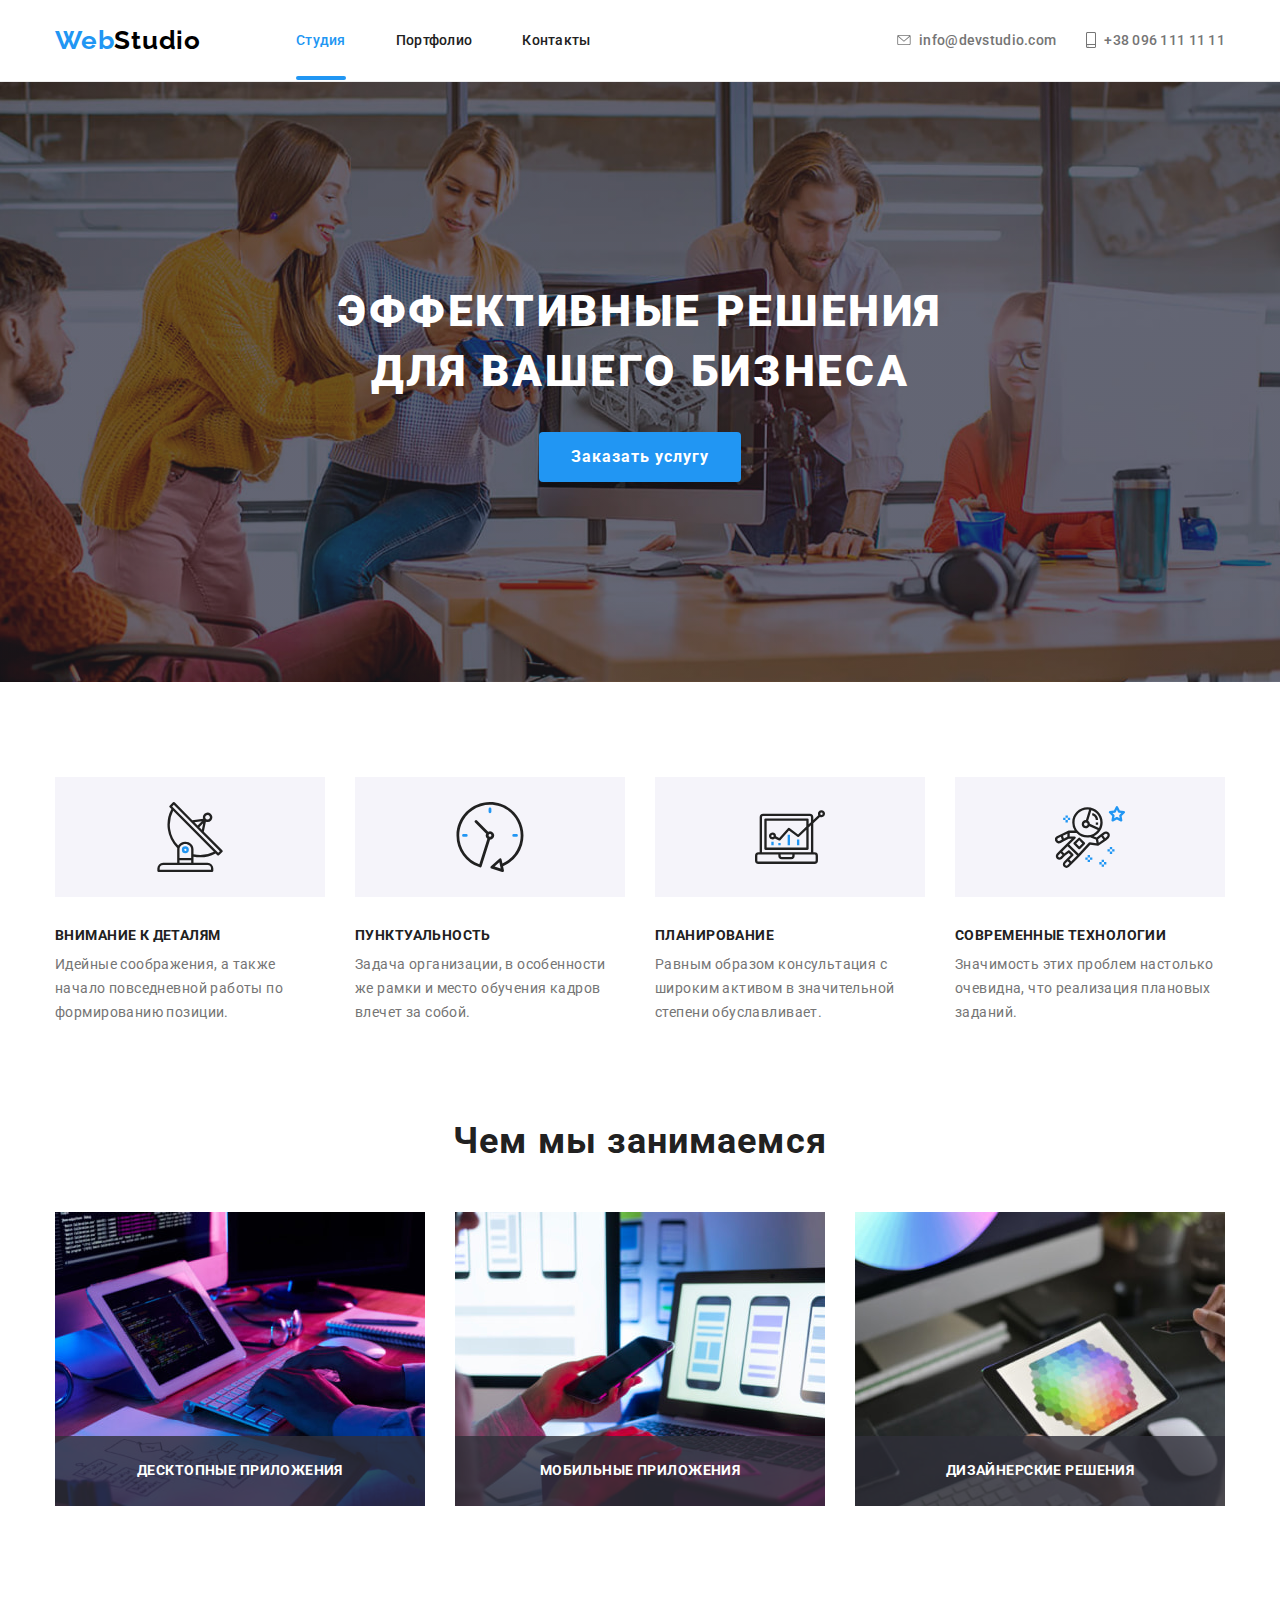
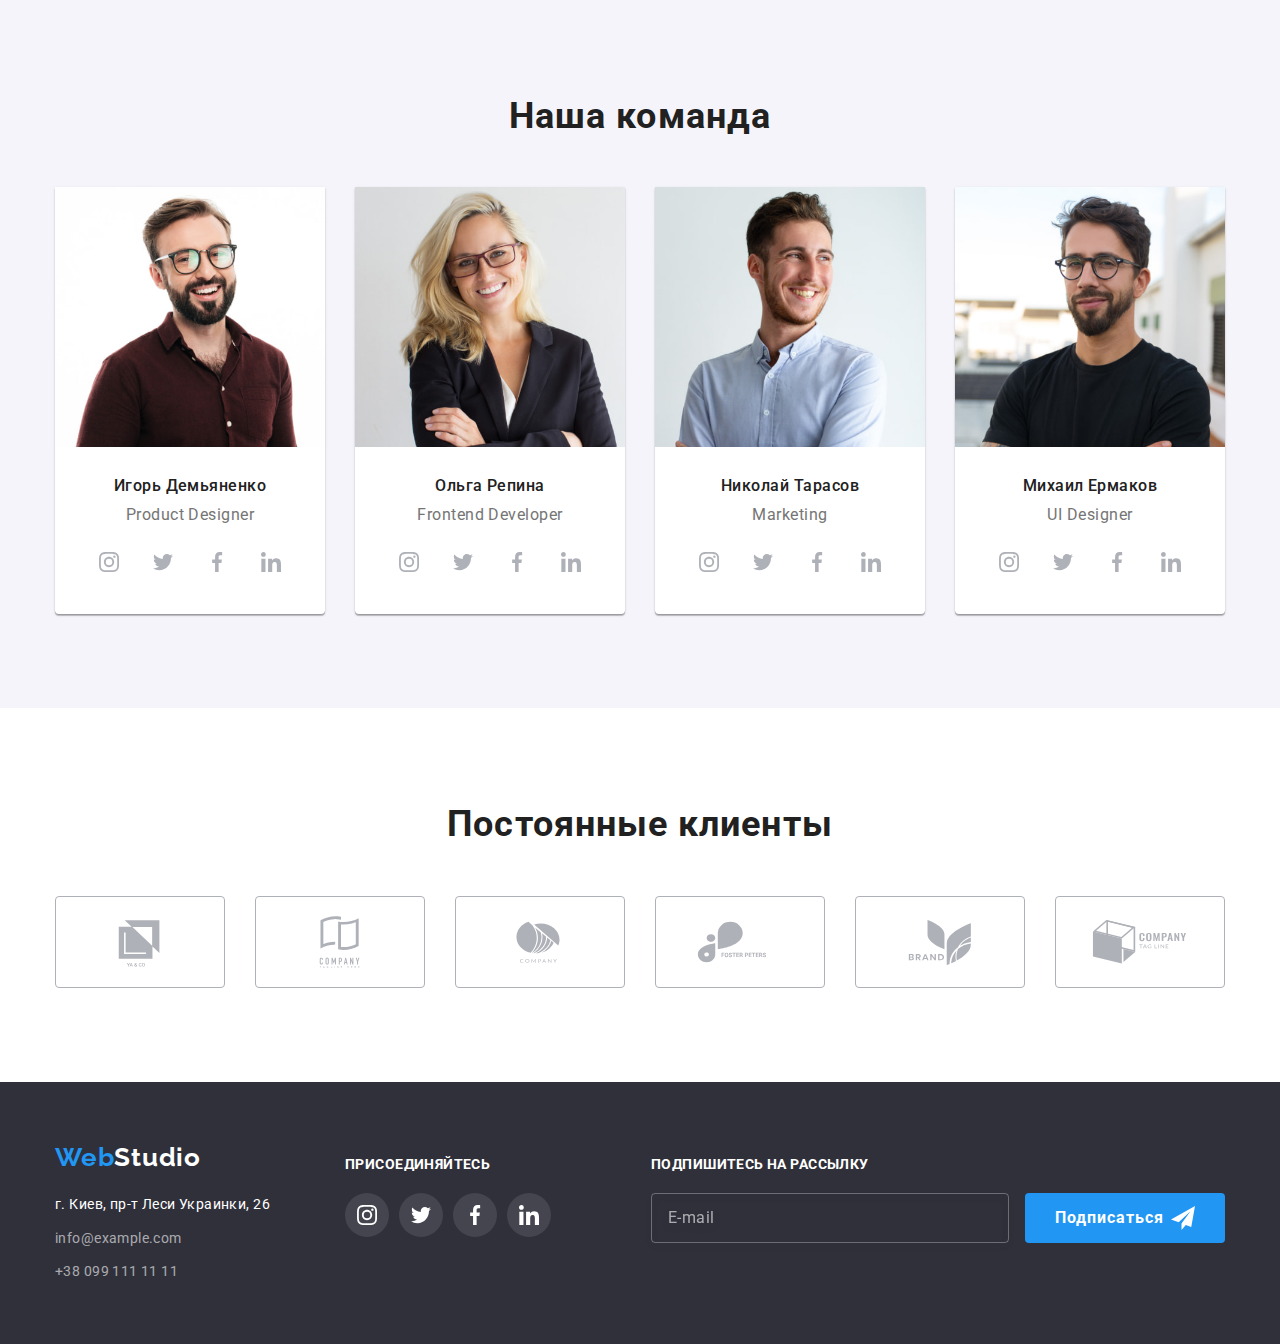
<file: index.html>
<!DOCTYPE html>
<html lang="ru">
  <head>
    <meta charset="UTF-8" />
    <meta name="viewport" content="width=device-width, initial-scale=1.0" />
    <title>WebStudio</title>
    <link rel="preconnect" href="https://fonts.googleapis.com" />
    <link rel="preconnect" href="https://fonts.gstatic.com" crossorigin />
    <link
      rel="stylesheet"
      href="https://fonts.googleapis.com/css2?family=Raleway:wght@700&family=Roboto:wght@400;500;700;900&display=swap"
    />

    <link
      rel="stylesheet"
      href="https://cdnjs.cloudflare.com/ajax/libs/modern-normalize/1.1.0/modern-normalize.min.css"
    />
    <!--browser style sheet normalization-->

    <link rel="stylesheet" href="css/main.min.css" />
  </head>

  <body data-body>
    <header class="header">
      <div class="container container--header">
        <a href="./" class="logo logo--header">
          <span class="logo__left">Web</span><span class="logo__right">Studio</span>
        </a>
        <div data-menu class="container--main-menu" id="main-menu">
          <nav class="header__nav">
            <ul class="container-list nav-panel">
              <li class="nav-panel__item">
                <a href="./" class="link nav-panel__link nav-panel__link--active"
                  >Студия</a
                >
              </li>
              <li class="nav-panel__item">
                <a href="./portfolio.html" class="link nav-panel__link"
                  >Портфолио</a
                >
              </li>
              <li class="nav-panel__item">
                <a href="" class="link nav-panel__link">Контакты</a>
              </li>
            </ul>            
          </nav>

          <ul data-contacts class="header-contacts">
            <li class="header-contacts__item">
              <a href="">
                  <ul class="social-list social-list--main-menu">
                    <li class="social-list--main-menu__item">
                      <a class="link social-list--main-menu__link" href="">
                        Instagram
                      </a>
                    </li>
                
                    <li class="social-list--main-menu__item">
                      <a class="link social-list--main-menu__link" href="">
                        Twitter
                      </a>
                    </li>
                
                    <li class="social-list--main-menu__item">
                      <a class="link social-list--main-menu__link" href="">
                        Facebook
                      </a>
                    </li>
                
                    <li class="social-list--main-menu__item">
                      <a class="link social-list--main-menu__link" href="">
                        LinkedIn
                      </a>
                    </li>
                  </ul>
              </a>
            </li>
            <li class="header-contacts__item">
              <a
                href="mailto:info@devstudio.com"
                class="link header-contacts__link"
              >
                <svg class="header-contacts__icon" width="14" height="10">
                  <use href="./images/icons/icons-sprite.svg#contact-mail"></use>
                </svg>
                info@devstudio.com
              </a>
            </li>
            <li class="header-contacts__item">
              <a href="tel:+380961111111" class="link header-contacts__link">
                <svg class="header-contacts__icon" width="10" height="14">
                  <use href="./images/icons/icons-sprite.svg#contact-phone"></use>
                </svg>
                +38 096 111 11 11
              </a>
            </li>
          </ul>    
        </div>

        <button type="button" data-menu-button class="btn--mobile-menu" aria-label="Переключатель мобильного меню" aria-expanded="false" aria-controls="main-menu">
          <svg class="btn--mobile-menu__icon" width="40" height="40">
            <use class="btn--mobile-menu__open" href="./images/icons/icons-sprite.svg#mobile-menu"></use>
            <use class="btn--mobile-menu__close" href="./images/icons/icons-sprite.svg#mobile-menu-close"></use>
          </svg>
        </button>
      </div>
    </header>

    <div data-modal class="modal-backdrop is-hidden">
      <div class="modal-window">
        <button data-modal-close class="btn btn--close-modal" type="button">
          <svg class="btn--close-modal__icon" width="11" height="11">
            <use href="./images/icons/icons-sprite.svg#btn-close"></use>
          </svg>
          <!-- <img src="./images/icons/btn-close.svg" alt="Close" width="11"> -->
        </button>

        <p class="modal-window__header">
          Оставьте свои данные, мы вам перезвоним
        </p>

        <form name="form_call" class="modal-form">
          <label class="modal-form__element">
            <span class="modal-form__label">Имя</span>
            <input
              class="modal-form__input"
              type="text"
              name="call_name"
              required
            />
            <svg class="modal-form__icon" width="18" height="18">
              <use href="./images/icons/icons-sprite.svg#modal-icon-name"></use>
            </svg>
          </label>

          <label class="modal-form__element">
            <span class="modal-form__label">Телефон</span>
            <input
              id="call-phone"
              class="modal-form__input"
              type="tel"
              name="call_phone"
              required
            />
            <svg class="modal-form__icon" width="18" height="18">
              <use
                href="./images/icons/icons-sprite.svg#modal-icon-phone"
              ></use>
            </svg>
          </label>

          <label class="modal-form__element">
            <span class="modal-form__label">Почта</span>
            <input
              id="call-email"
              class="modal-form__input"
              type="email"
              name="call_email"
            />
            <svg class="modal-form__icon" width="18" height="18">
              <use
                href="./images/icons/icons-sprite.svg#modal-icon-email"
              ></use>
            </svg>
          </label>

          <label class="modal-form__element">
            <span class="modal-form__label">Комментарий</span>
            <textarea
              id="call-comment"
              class="modal-form__comment"
              rows="4"
              name="call_comment"
              placeholder="Введите текст"
            ></textarea>
          </label>

          <label class="modal-form__terms">
            <input
              id="call-accept"
              class="modal-form__chk-acc-real vis-hide"
              type="checkbox"
            />
            <!-- hidden real checkbox -->
            <svg class="modal-form__chk-accept" width="16" height="15">
              <use href="./images/icons/icons-sprite.svg#modal-checkbox"></use>
            </svg>
            <svg
              class="modal-form__chk-accept modal-form__chk-accept--checked"
              width="16"
              height="15"
            >
              <use
                href="./images/icons/icons-sprite.svg#modal-checkbox-checked"
              ></use>
            </svg>
            <!-- fake checkbox -->
            <span>
              Соглашаюсь с рассылкой и принимаю
              <a href="" target="_blank">Условия договора</a>
            </span>
          </label>
        </form>

        <button class="btn btn--hero-style btn--submit-modal" type="submit">
          Отправить
        </button>
      </div>
    </div>

    <main data-main>
      <section class="section section--hero">
        <!-- HERO-->
        <div class="container container--flex-col">
          <h1 class="section--hero__header">
            Эффективные решения <br />
            для вашего бизнеса
          </h1>
          <button data-modal-open class="btn btn--hero-style" type="button">
            Заказать услугу
          </button>
        </div>
      </section>
      
      <section class="section section--bottom-pad-nodesk">
        <!-- traits of the corp-->
        <div class="container container--flex-col">
          <h2 class="section__header vis-hide">Особенности компании</h2>
          <ul class="container-list container-list--traits">
            <li class="trait">
              <div class="trait__icon-container">
                <svg class="trait__icon" width="70" height="70">
                  <use href="./images/icons/icons-sprite.svg#feature-antenna"></use>
                </svg>
              </div>
              <h3 class="trait__header">Внимание к деталям</h3>
              <p class="trait__desc">
                Идейные соображения, а также начало повседневной работы по
                формированию позиции.
              </p>
            </li>
      
            <li class="trait">
              <div class="trait__icon-container">
                <svg class="trait__icon" width="70" height="70">
                  <use href="./images/icons/icons-sprite.svg#feature-clock"></use>
                </svg>
              </div>
              <h3 class="trait__header">Пунктуальность</h3>
              <p class="trait__desc">
                Задача организации, в особенности же рамки и место обучения
                кадров влечет за собой.
              </p>
            </li>
      
            <li class="trait">
              <div class="trait__icon-container">
                <svg class="trait__icon" width="70" height="70">
                  <use href="./images/icons/icons-sprite.svg#feature-diagram"></use>
                </svg>
              </div>
              <h3 class="trait__header">Планирование</h3>
              <p class="trait__desc">
                Равным образом консультация с широким активом в значительной
                степени обуславливает.
              </p>
            </li>
      
            <li class="trait">
              <div class="trait__icon-container">
                <svg class="trait__icon" width="70" height="70">
                  <use href="./images/icons/icons-sprite.svg#feature-astronaut"></use>
                </svg>
              </div>
              <h3 class="trait__header">Современные технологии</h3>
              <p class="trait__desc">
                Значимость этих проблем настолько очевидна, что реализация
                плановых заданий.
              </p>
            </li>
          </ul>
        </div>
      </section>
      
      <section class="section section--bottom-pad section--wedo">
        <div class="container container--flex-col">
          <h2 class="section__header">Чем мы занимаемся</h2>
      
          <ul class="container-list">
            <li class="wedo-item inline">
              <img srcset="./images/what-we-do/img1-740.jpg 2x,./images/what-we-do/img1-370.jpg 1x" src="./images/what-we-do/img1-370.jpg" alt="Разработка десктопных приложений" width="370"
                class="wedo-item__image" />
              <div class="wedo-item__desc">
                <p class="wedo-item__label">Десктопные приложения</p>
              </div>
            </li>
      
            <li class="wedo-item inline">
              <img srcset="./images/what-we-do/img2-740.jpg 2x,./images/what-we-do/img2-370.jpg 1x" src="./images/what-we-do/img2-370.jpg" alt="Разработка мобильных приложений" width="370"
                class="wedo-item__image" />
              <div class="wedo-item__desc">
                <p class="wedo-item__label">Мобильные приложения</p>
              </div>
            </li>
      
            <li class="wedo-item inline">
              <img srcset="./images/what-we-do/img3-740.jpg 2x,./images/what-we-do/img3 -370.jpg 1x" src="./images/what-we-do/img3-370.jpg" alt="Дизайнерские решения" width="370" class="wedo-item__image" />
              <div class="wedo-item__desc">
                <p class="wedo-item__label">Дизайнерские решения</p>
              </div>
            </li>
          </ul>
        </div>
      </section>
      
      <section class="section section--bottom-pad section--bkg-gray">
        <div class="container container--flex-col">
          <h2 class="section__header">Наша команда</h2>
      
          <ul class="container-list container-list--team">
            <li class="team-member">
              <div class="team-member__thumb">
                <img srcset="./images/team/demyanenko-900.jpg 2x,./images/team/demyanenko-450.jpg 1x" src="./images/team/demyanenko-450.jpg" alt="Фото Игоря Демьяненко" width="450"/>
              </div>
              <div class="team-member__info">
                <h3 class="team-member__name">Игорь Демьяненко</h3>
                <p class="team-member__position">Product Designer</p>
      
                <ul class="social-list team-member__social-list">
                  <li class="social-list__item">
                    <a class="social-list__link" href="">
                      <svg class="social-list__icon" width="20" height="20">
                        <use href="./images/icons/icons-sprite.svg#social-instagram"></use>
                      </svg>
                    </a>
                  </li>
      
                  <li class="social-list__item">
                    <a class="social-list__link" href="">
                      <svg class="social-list__icon" width="20" height="20">
                        <use href="./images/icons/icons-sprite.svg#social-twitter"></use>
                      </svg>
                    </a>
                  </li>
      
                  <li class="social-list__item">
                    <a class="social-list__link" href="">
                      <svg class="social-list__icon" width="20" height="20">
                        <use href="./images/icons/icons-sprite.svg#social-facebook"></use>
                      </svg>
                    </a>
                  </li>
      
                  <li class="social-list__item">
                    <a class="social-list__link" href="">
                      <svg class="social-list__icon" width="20" height="20">
                        <use href="./images/icons/icons-sprite.svg#social-linkedin"></use>
                      </svg>
                    </a>
                  </li>
                </ul>
              </div>
            </li>
      
            <li class="team-member">
              <div class="team-member__thumb">
                <img srcset="./images/team/repina-900.jpg 2x,./images/team/repina-450.jpg 1x" src="./images/team/repina-450.jpg" alt="Фото Ольги Репиной" width="450" />
              </div>
              <div class="team-member__info">
                <h3 class="team-member__name">Ольга Репина</h3>
                <p class="team-member__position">Frontend Developer</p>
      
                <ul class="social-list team-member__social-list">
                  <li class="social-list__item">
                    <a class="social-list__link" href="">
                      <svg class="social-list__icon" width="20" height="20">
                        <use href="./images/icons/icons-sprite.svg#social-instagram"></use>
                      </svg>
                    </a>
                  </li>
      
                  <li class="social-list__item">
                    <a class="social-list__link" href="">
                      <svg class="social-list__icon" width="20" height="20">
                        <use href="./images/icons/icons-sprite.svg#social-twitter"></use>
                      </svg>
                    </a>
                  </li>
      
                  <li class="social-list__item">
                    <a class="social-list__link" href="">
                      <svg class="social-list__icon" width="20" height="20">
                        <use href="./images/icons/icons-sprite.svg#social-facebook"></use>
                      </svg>
                    </a>
                  </li>
      
                  <li class="social-list__item">
                    <a class="social-list__link" href="">
                      <svg class="social-list__icon" width="20" height="20">
                        <use href="./images/icons/icons-sprite.svg#social-linkedin"></use>
                      </svg>
                    </a>
                  </li>
                </ul>
              </div>
            </li>
      
            <li class="team-member">
              <div class="team-member__thumb">
                <img srcset="./images/team/tarasov-900.jpg 2x,./images/team/tarasov-450.jpg 1x" src="./images/team/tarasov-450.jpg"
                  alt="Фото Николая Тарасова" width="450" />
              </div>
              <div class="team-member__info">
                <h3 class="team-member__name">Николай Тарасов</h3>
                <p class="team-member__position">Marketing</p>
      
                <ul class="social-list team-member__social-list">
                  <li class="social-list__item">
                    <a class="social-list__link" href="">
                      <svg class="social-list__icon" width="20" height="20">
                        <use href="./images/icons/icons-sprite.svg#social-instagram"></use>
                      </svg>
                    </a>
                  </li>
      
                  <li class="social-list__item">
                    <a class="social-list__link" href="">
                      <svg class="social-list__icon" width="20" height="20">
                        <use href="./images/icons/icons-sprite.svg#social-twitter"></use>
                      </svg>
                    </a>
                  </li>
      
                  <li class="social-list__item">
                    <a class="social-list__link" href="">
                      <svg class="social-list__icon" width="20" height="20">
                        <use href="./images/icons/icons-sprite.svg#social-facebook"></use>
                      </svg>
                    </a>
                  </li>
      
                  <li class="social-list__item">
                    <a class="social-list__link" href="">
                      <svg class="social-list__icon" width="20" height="20">
                        <use href="./images/icons/icons-sprite.svg#social-linkedin"></use>
                      </svg>
                    </a>
                  </li>
                </ul>
              </div>
            </li>
      
            <li class="team-member">
              <div class="team-member__thumb">
                <img srcset="./images/team/ermakov-900.jpg 2x,./images/team/ermakov-450.jpg 1x" src="./images/team/ermakov-450.jpg"
                  alt="Фото Михаила Ермаков" width="450" />
              </div>
              <div class="team-member__info">
                <h3 class="team-member__name">Михаил Ермаков</h3>
                <p class="team-member__position">UI Designer</p>
      
                <ul class="social-list team-member__social-list">
                  <li class="social-list__item">
                    <a class="social-list__link" href="">
                      <svg class="social-list__icon" width="20" height="20">
                        <use href="./images/icons/icons-sprite.svg#social-instagram"></use>
                      </svg>
                    </a>
                  </li>
      
                  <li class="social-list__item">
                    <a class="social-list__link" href="">
                      <svg class="social-list__icon" width="20" height="20">
                        <use href="./images/icons/icons-sprite.svg#social-twitter"></use>
                      </svg>
                    </a>
                  </li>
      
                  <li class="social-list__item">
                    <a class="social-list__link" href="">
                      <svg class="social-list__icon" width="20" height="20">
                        <use href="./images/icons/icons-sprite.svg#social-facebook"></use>
                      </svg>
                    </a>
                  </li>
      
                  <li class="social-list__item">
                    <a class="social-list__link" href="">
                      <svg class="social-list__icon" width="20" height="20">
                        <use href="./images/icons/icons-sprite.svg#social-linkedin"></use>
                      </svg>
                    </a>
                  </li>
                </ul>
              </div>
            </li>
          </ul>
        </div>
      </section>

      <section class="section section--bottom-pad">
        <div class="container container--flex-col">
          <h2 class="section__header">Постоянные клиенты</h2>

          <ul class="clients-list">
            <li class="client">
              <a href="" class="client__link">
                <svg class="client__logo" width="106" height="60">
                  <use href="./images/icons/icons-sprite.svg#client-1"></use>
                </svg>
              </a>
            </li>

            <li class="client">
              <a href="" class="client__link">
                <svg class="client__logo" width="106" height="60">
                  <use href="./images/icons/icons-sprite.svg#client-2"></use>
                </svg>
              </a>
            </li>

            <li class="client">
              <a href="" class="client__link">
                <svg class="client__logo" width="106" height="60">
                  <use href="./images/icons/icons-sprite.svg#client-3"></use>
                </svg>
              </a>
            </li>

            <li class="client">
              <a href="" class="client__link">
                <svg class="client__logo" width="106" height="60">
                  <use href="./images/icons/icons-sprite.svg#client-4"></use>
                </svg>
              </a>
            </li>

            <li class="client">
              <a href="" class="client__link">
                <svg class="client__logo" width="106" height="60">
                  <use href="./images/icons/icons-sprite.svg#client-5"></use>
                </svg>
              </a>
            </li>

            <li class="client">
              <a href="" class="client__link">
                <svg class="client__logo" width="106" height="60">
                  <use href="./images/icons/icons-sprite.svg#client-6"></use>
                </svg>
              </a>
            </li>
          </ul>
        </div>
      </section>
    </main>

    <footer class="footer">
      <div class="container container--footer">
        <div class="footer-block footer-block--corp">
          <p class="logo logo--footer">
            <span class="logo__left logo--footer__left">Web</span><span
              class="logo__right logo--footer__right">Studio</span>
          </p>
    
          <address>
            <ul class="footer-contacts">
              <li class="footer-contacts__item">
                <p class="addr">г. Киев, пр-т Леси Украинки, 26</p>
              </li>
    
              <li class="footer-contacts__item">
                <a class="link link--footer-contacts" href="mailto:info@example.com">info@example.com</a>
              </li>
    
              <li class="footer-contacts__item">
                <a class="link link--footer-contacts" href="tel:+38-099-111-11-11">+38 099 111 11 11</a>
              </li>
            </ul>
          </address>
        </div>
    
        <div class="footer-block footer-block--social">
          <p class="footer-block__label">Присоединяйтесь</p>
          <ul class="social-list">
            <li class="social-list__item">
              <a class="social-list__link social-list__link--footer" href="">
                <svg class="social-list__icon--footer" width="20" height="20">
                  <use href="./images/icons/icons-sprite.svg#footer-social-instagram"></use>
                </svg>
              </a>
            </li>
    
            <li class="social-list__item">
              <a class="social-list__link social-list__link--footer" href="">
                <svg class="social-list__icon--footer" width="20" height="20">
                  <use href="./images/icons/icons-sprite.svg#footer-social-twitter"></use>
                </svg>
              </a>
            </li>
    
            <li class="social-list__item">
              <a class="social-list__link social-list__link--footer" href="">
                <svg class="social-list__icon--footer" width="20" height="20">
                  <use href="./images/icons/icons-sprite.svg#footer-social-facebook"></use>
                </svg>
              </a>
            </li>
    
            <li class="social-list__item">
              <a class="social-list__link social-list__link--footer" href="">
                <svg class="social-list__icon--footer" width="20" height="20">
                  <use href="./images/icons/icons-sprite.svg#footer-social-linkedin"></use>
                </svg>
              </a>
            </li>
          </ul>
        </div>
    
        <form name="form_subscribe" class="footer-block form-subscribe">
          <label for="email-subscribe" class="footer-block__label">Подпишитесь на рассылку</label>
    
          <input id="email-subscribe" class="form-subscribe__input" type="email" name="email_subscribe"
            placeholder="E-mail">
          <button class="btn btn--subscribe" type="submit">
            Подписаться
            <svg class="btn--subscribe__icon" width="24" height="24">
              <use href="./images/icons/icons-sprite.svg#btn-telegram"></use>
            </svg>
          </button>
        </form>
      </div>
    </footer>

    <script src="./js/modal.js"></script>
    <!-- script for opening modal window-->
    <script src="./js/mobile-menu.js"></script>
  </body>
</html>
</file>
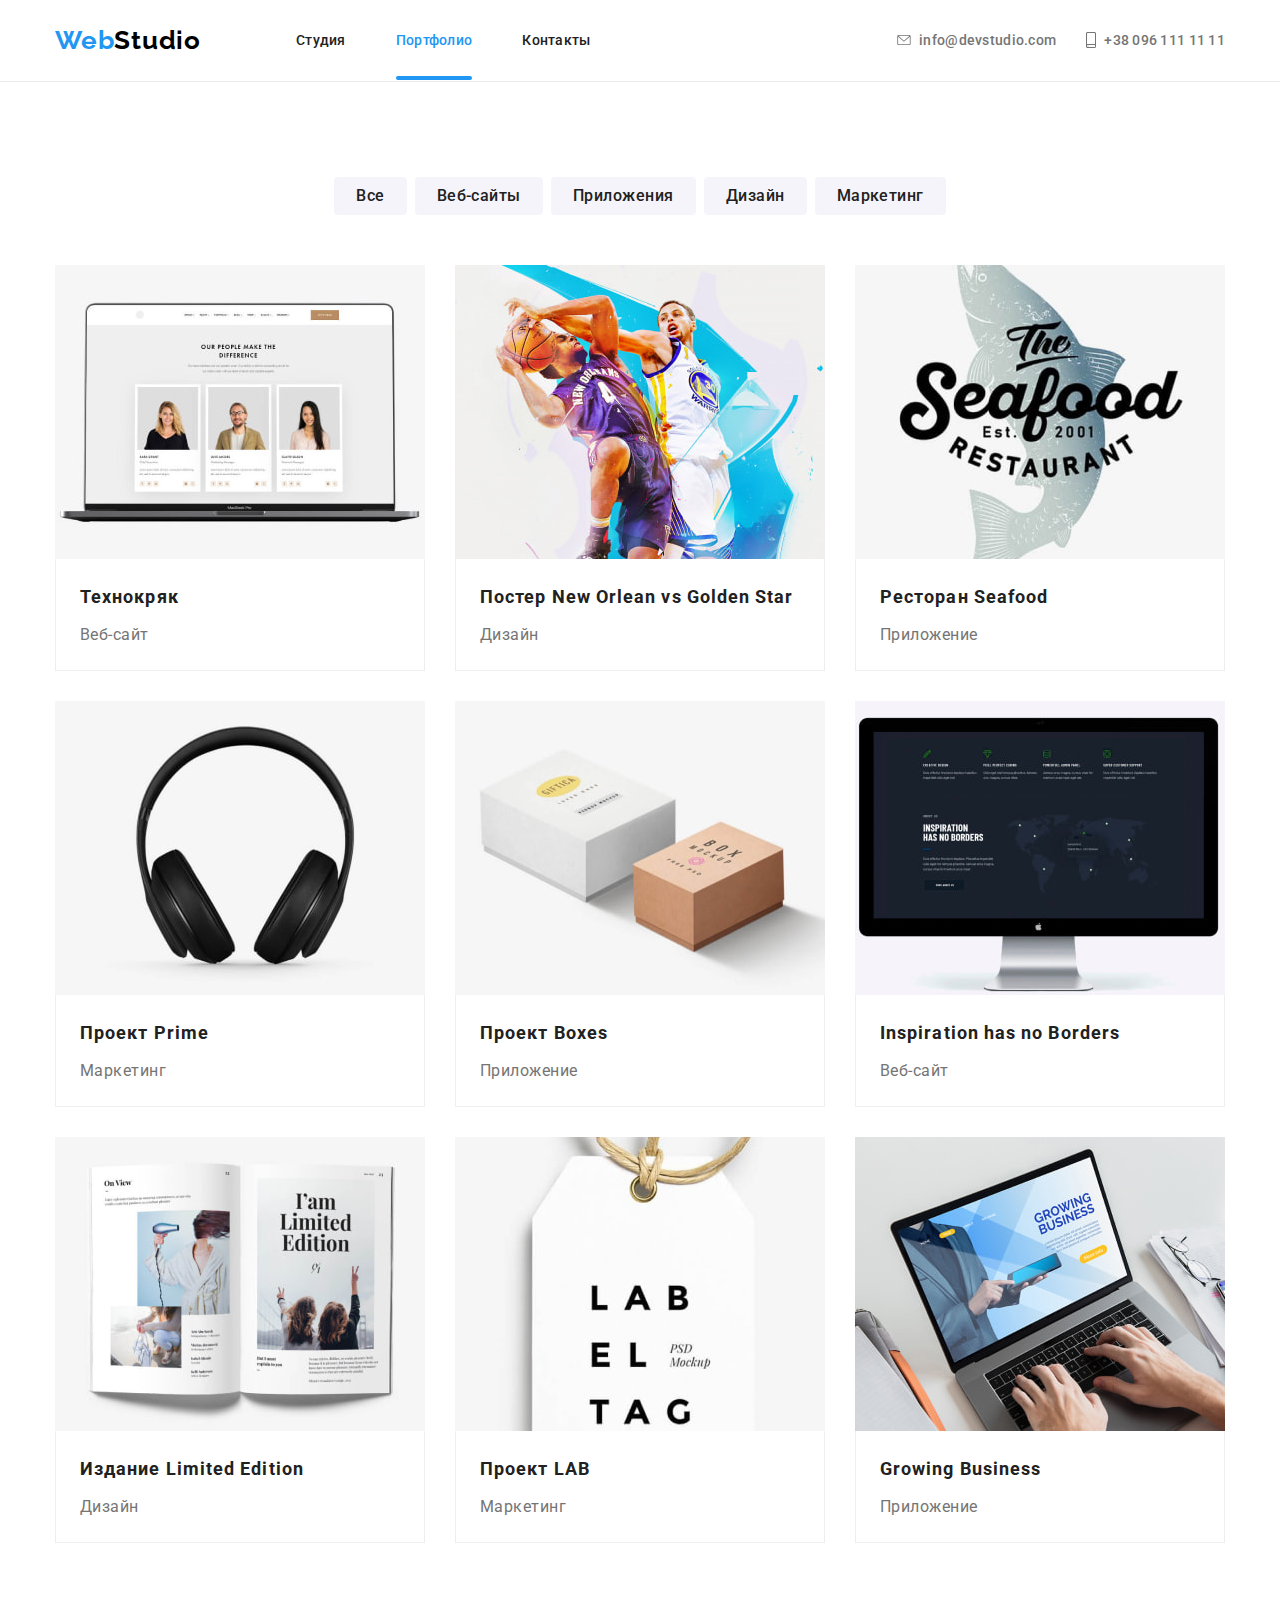
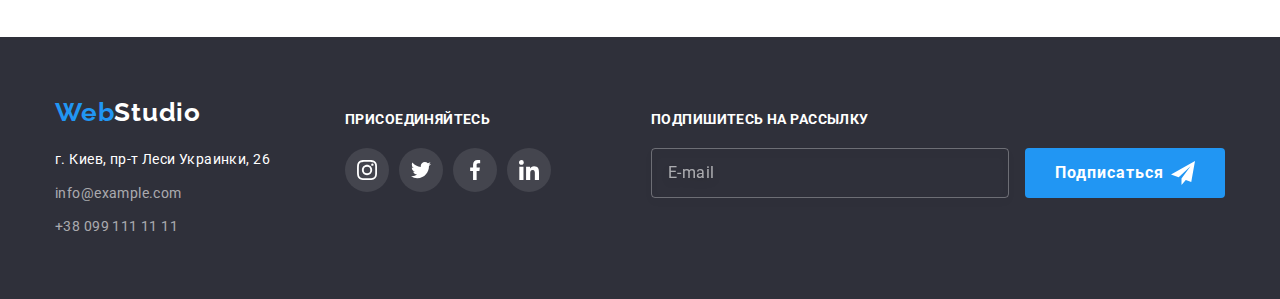
<file: portfolio.html>
<!DOCTYPE html>
<html lang="ru">

<head>
    <meta charset="UTF-8" />
    <meta name="viewport" content="width=device-width, initial-scale=1.0" />
    <title>WebStudio</title>  
    <link rel="preconnect" href="https://fonts.googleapis.com">
    <link rel="preconnect" href="https://fonts.gstatic.com" crossorigin>
    <link rel="stylesheet"
        href="https://fonts.googleapis.com/css2?family=Raleway:wght@700&family=Roboto:wght@400;500;700;900&display=swap">

    <link rel="stylesheet" href="https://cdnjs.cloudflare.com/ajax/libs/modern-normalize/1.1.0/modern-normalize.min.css">
    <!--browser style sheet normalization-->

    <link rel="stylesheet" href="css/main.min.css">
</head>

<body>
    <header class="header">
        <div class="container container--header">
            <a href="./" class="logo logo--header">
                <span class="logo__left">Web</span><span class="logo__right">Studio</span>
            </a>
            <div data-menu class="container--main-menu" id="main-menu">
                <nav class="header__nav">
                    <ul class="container-list nav-panel">
                        <li class="nav-panel__item">
                            <a href="./" class="link nav-panel__link">Студия</a>
                        </li>
                        <li class="nav-panel__item">
                            <a href="./portfolio.html" class="link nav-panel__link nav-panel__link--active">Портфолио</a>
                        </li>
                        <li class="nav-panel__item">
                            <a href="" class="link nav-panel__link">Контакты</a>
                        </li>
                    </ul>
                </nav>
    
                <ul data-contacts class="header-contacts">
                    <li class="header-contacts__item">
                        <a href="">
                            <ul class="social-list social-list--main-menu">
                                <li class="social-list--main-menu__item">
                                    <a class="link social-list--main-menu__link" href="">
                                        Instagram
                                    </a>
                                </li>
    
                                <li class="social-list--main-menu__item">
                                    <a class="link social-list--main-menu__link" href="">
                                        Twitter
                                    </a>
                                </li>
    
                                <li class="social-list--main-menu__item">
                                    <a class="link social-list--main-menu__link" href="">
                                        Facebook
                                    </a>
                                </li>
    
                                <li class="social-list--main-menu__item">
                                    <a class="link social-list--main-menu__link" href="">
                                        LinkedIn
                                    </a>
                                </li>
                            </ul>
                        </a>
                    </li>
                    <li class="header-contacts__item">
                        <a href="mailto:info@devstudio.com" class="link header-contacts__link">
                            <svg class="header-contacts__icon" width="14" height="10">
                                <use href="./images/icons/icons-sprite.svg#contact-mail"></use>
                            </svg>
                            info@devstudio.com
                        </a>
                    </li>
                    <li class="header-contacts__item">
                        <a href="tel:+380961111111" class="link header-contacts__link">
                            <svg class="header-contacts__icon" width="10" height="14">
                                <use href="./images/icons/icons-sprite.svg#contact-phone"></use>
                            </svg>
                            +38 096 111 11 11
                        </a>
                    </li>
                </ul>
            </div>
    
            <button type="button" data-menu-button class="btn--mobile-menu" aria-label="Переключатель мобильного меню"
                aria-expanded="false" aria-controls="main-menu">
                <svg class="btn--mobile-menu__icon" width="40" height="40">
                    <use class="btn--mobile-menu__open" href="./images/icons/icons-sprite.svg#mobile-menu"></use>
                    <use class="btn--mobile-menu__close" href="./images/icons/icons-sprite.svg#mobile-menu-close"></use>
                </svg>
            </button>
        </div>
    </header>

    <main>
       <section class="section portfolio section--bottom-pad">
            <div class="container container--flex-col">
                <h2 class="section__header vis-hide">Портфолио</h2>
                <ul class="container-list filters-list">
                    <li class="filters-list__item inline-block"><button class="btn btn--filter" type="button">Все</button></li>

                    <li class="filters-list__item inline-block"><button class="btn btn--filter" type="button">Веб-сайты</button></li>

                    <li class="filters-list__item inline-block"><button class="btn btn--filter" type="button">Приложения</button></li>

                    <li class="filters-list__item inline-block"><button class="btn btn--filter" type="button">Дизайн</button></li>

                    <li class="filters-list__item inline-block"><button class="btn btn--filter" type="button">Маркетинг</button></li>
                </ul>
                
                <ul class="container-list portfolio-projects"> 
                    <li class="portfolio-projects__item">
                        <article class="project">
                            <div class="project__thumbnail">
                                <img class="project__image" srcset="./images/portfolio/project1-mob-900.jpg 2x, ./images/portfolio/project1-mob-450.jpg 1x" src="./images/portfolio/project1-mob-450.jpg" alt="Веб-сайт &quot;Технокряк&quot;">
                                <div class="thumbnail-overlay">
                                    <p class="thumbnail-overlay__text">Технокряк это современная площадка распространения коронавируса. Компании используют эту платформу для цифрового
                                    шпионажа и атак на защищённые сервера конкурентов.</p>
                                </div>
                            </div>

                            <div class="project__desc">
                                <h3 class="project__name">Технокряк</h3>
                                <p class="project__type">Веб-сайт</p>
                            </div>
                        </article>                   
                    </li>

                    <li class="portfolio-projects__item">
                        <article class="project">
                            <div class="project__thumbnail">
                                <img class="project__image" srcset="./images/portfolio/project2-mob-900.jpg 2x, ./images/portfolio/project2-mob-450.jpg 1x" src="./images/portfolio/project2-mob-450.jpg" alt="Постер New Orlean vs Golden Star">
                                <div class="thumbnail-overlay">
                                    <p class="thumbnail-overlay__text">Технокряк это современная площадка распространения коронавируса. Компании используют эту платформу для цифрового
                                    шпионажа и атак на защищённые сервера конкурентов.</p>
                                </div>
                            </div>
                            <div class="project__desc">
                                <h3 class="project__name">Постер New Orlean vs Golden Star</h3>
                                <p class="project__type">Дизайн</p>
                            </div>
                        </article>
                    </li>

                    <li class="portfolio-projects__item">
                        <article class="project">
                            <div class="project__thumbnail">
                                <img class="project__image" srcset="./images/portfolio/project3-mob-900.jpg 2x, ./images/portfolio/project3-mob-450.jpg 1x" src="./images/portfolio/project3-mob-450.jpg" alt="Приложение для ресторана Seafood">
                                <div class="thumbnail-overlay">
                                    <p class="thumbnail-overlay__text">Технокряк это современная площадка распространения коронавируса. Компании используют эту платформу для цифрового
                                    шпионажа и атак на защищённые сервера конкурентов.</p>
                                </div>
                            </div>
                            <div class="project__desc">
                                <h3 class="project__name">Ресторан Seafood</h3>
                                <p class="project__type">Приложение</p>
                            </div>
                        </article>
                    </li>

                    <li class="portfolio-projects__item">
                        <article class="project">
                            <div class="project__thumbnail">
                                <img class="project__image" srcset="./images/portfolio/project4-mob-900.jpg 2x, ./images/portfolio/project4-mob-450.jpg 1x" src="./images/portfolio/project4-mob-450.jpg" alt="Проект Prime">
                                <div class="thumbnail-overlay">
                                    <p class="thumbnail-overlay__text">Технокряк это современная площадка распространения коронавируса. Компании используют эту платформу для цифрового
                                    шпионажа и атак на защищённые сервера конкурентов.</p>
                                </div>
                            </div>
                            <div class="project__desc">
                                <h3 class="project__name">Проект Prime</h3>
                                <p class="project__type">Маркетинг</p>
                            </div>
                        </article>
                    </li>

                    <li class="portfolio-projects__item">
                        <article class="project">
                            <div class="project__thumbnail">
                                <img class="project__image" srcset="./images/portfolio/project5-mob-900.jpg 2x, ./images/portfolio/project5-mob-450.jpg 1x" src="./images/portfolio/project5-mob-450.jpg" alt="Проект Boxes">
                                <div class="thumbnail-overlay">
                                    <p class="thumbnail-overlay__text">Технокряк это современная площадка распространения коронавируса. Компании используют эту платформу для цифрового
                                    шпионажа и атак на защищённые сервера конкурентов.</p>
                                </div>
                            </div>
                            <div class="project__desc">
                                <h3 class="project__name">Проект Boxes</h3>
                                <p class="project__type">Приложение</p>
                            </div>
                        </article>    
                    </li>

                    <li class="portfolio-projects__item">
                        <article class="project">
                            <div class="project__thumbnail">
                                <img class="project__image" srcset="./images/portfolio/project6-mob-900.jpg 2x, ./images/portfolio/project6-mob-450.jpg 1x" src="./images/portfolio/project6-mob-450.jpg" alt="Веб-сайт &quot;Inspiration has no Borders&quot;">
                                <div class="thumbnail-overlay">
                                    <p class="thumbnail-overlay__text">Технокряк это современная площадка распространения коронавируса. Компании используют эту платформу для цифрового
                                    шпионажа и атак на защищённые сервера конкурентов.</p>
                                </div>
                            </div>
                            <div class="project__desc">
                                <h3 class="project__name">Inspiration has no Borders</h3>
                                <p class="project__type">Веб-сайт</p>
                            </div>
                        </article>
                    </li>

                    <li class="portfolio-projects__item">
                        <article class="project">
                            <div class="project__thumbnail">
                                <img class="project__image" srcset="./images/portfolio/project7-mob-900.jpg 2x, ./images/portfolio/project7-mob-450.jpg 1x" src="./images/portfolio/project7-mob-450.jpg" alt="Издание Limited Edition">
                                <div class="thumbnail-overlay">
                                    <p class="thumbnail-overlay__text">Технокряк это современная площадка распространения коронавируса. Компании используют эту платформу для цифрового
                                    шпионажа и атак на защищённые сервера конкурентов.</p>
                                </div>
                            </div>
                            <div class="project__desc">
                                <h3 class="project__name">Издание Limited Edition</h3>
                                <p class="project__type">Дизайн</p>
                            </div>
                        </article>
                    </li>

                    <li class="portfolio-projects__item">
                        <article class="project">
                            <div class="project__thumbnail">
                                <img class="project__image" srcset="./images/portfolio/project8-mob-900.jpg 2x, ./images/portfolio/project8-mob-450.jpg 1x" src="./images/portfolio/project8-mob-450.jpg" alt="Проект LAB">
                                <div class="thumbnail-overlay">
                                    <p class="thumbnail-overlay__text">Технокряк это современная площадка распространения коронавируса. Компании используют эту платформу для цифрового
                                    шпионажа и атак на защищённые сервера конкурентов.</p>
                                </div>
                            </div>
                            <div class="project__desc">
                                <h3 class="project__name">Проект LAB</h3>
                                <p class="project__type">Маркетинг</p>
                            </div>
                        </article>
                    </li>

                    <li class="portfolio-projects__item">
                        <article class="project">
                            <div class="project__thumbnail">
                                <img class="project__image" srcset="./images/portfolio/project9-mob-900.jpg 2x, ./images/portfolio/project9-mob-450.jpg 1x" src="./images/portfolio/project9-mob-450.jpg" alt="Приложение Growing Business">
                                <div class="thumbnail-overlay">
                                    <p class="thumbnail-overlay__text">Технокряк это современная площадка распространения коронавируса. Компании используют эту платформу для цифрового
                                    шпионажа и атак на защищённые сервера конкурентов.</p>
                                </div>
                            </div>
                            <div class="project__desc">
                                <h3 class="project__name">Growing Business</h3>
                                <p class="project__type">Приложение</p>
                            </div>
                        </article>
                    </li>
                </ul>
            </div>
        </section>
    </main>

    <footer class="footer">
        <div class="container container--footer">
            <div class="footer-block footer-block--corp">
                <p class="logo logo--footer">
                    <span class="logo__left logo--footer__left">Web</span><span class="logo__right logo--footer__right">Studio</span>
                </p>
    
                <address>
                    <ul class="footer-contacts">
                        <li class="footer-contacts__item">
                            <p class="addr">г. Киев, пр-т Леси Украинки, 26</p>
                        </li>
    
                        <li class="footer-contacts__item">
                            <a class="link link--footer-contacts" href="mailto:info@example.com">info@example.com</a>
                        </li>
    
                        <li class="footer-contacts__item">
                            <a class="link link--footer-contacts" href="tel:+38-099-111-11-11">+38 099 111 11 11</a>
                        </li>
                    </ul>
                </address>
            </div>

            <div class="footer-block footer-block--social">
                <p class="footer-block__label">Присоединяйтесь</p>
                <ul class="social-list">
                    <li class="social-list__item">
                        <a class="social-list__link social-list__link--footer" href="">
                            <svg class="social-list__icon--footer" width="20" height="20">
                                <use href="./images/icons/icons-sprite.svg#footer-social-instagram"></use>
                            </svg>
                        </a>
                    </li>

                    <li class="social-list__item">
                        <a class="social-list__link social-list__link--footer" href="">
                            <svg class="social-list__icon--footer" width="20" height="20">
                                <use href="./images/icons/icons-sprite.svg#footer-social-twitter"></use>
                            </svg>
                        </a>
                    </li>

                    <li class="social-list__item">
                        <a class="social-list__link social-list__link--footer" href="">
                            <svg class="social-list__icon--footer" width="20" height="20">
                                <use href="./images/icons/icons-sprite.svg#footer-social-facebook"></use>
                            </svg>
                        </a>
                    </li> 

                    <li class="social-list__item">
                        <a class="social-list__link social-list__link--footer" href="">
                            <svg class="social-list__icon--footer" width="20" height="20">
                                <use href="./images/icons/icons-sprite.svg#footer-social-linkedin"></use>
                            </svg>
                        </a>
                    </li>
                </ul>               
            </div>

            <form name="form_subscribe" class="footer-block form-subscribe">
                <label for="email-subscribe" class="footer-block__label">Подпишитесь на рассылку</label>

                <input id="email-subscribe" class="form-subscribe__input" type="email" name="email_subscribe" placeholder="E-mail">
                <button class="btn btn--subscribe" type="submit">
                    Подписаться
                    <svg class="btn--subscribe__icon" width="24" height="24">
                        <use href="./images/icons/icons-sprite.svg#btn-telegram"></use>
                    </svg>
                </button>
            </form>
        </div>
    </footer>
    <script src="./js/mobile-menu.js"></script>
</body>
</file>
<file: css/main.min.css>
:root{--text-color-primary: #757575;--text-color-secondary: #212121;--text-color-other: #000000;--text-color-other-inv: #ffffff;--text-color-misc: rgba(255, 255, 255, 0.6);--text-color-mobile-separator: #21212120;--bkg-color-primary: #ffffff;--bkg-color-secondary: #2f303a;--bkg-color-section: #f5f4fa;--bkg-color-hero: #c4c4c4;--bkg-color-hero-overlay: rgba(47, 48, 58, 0.4);--bkg-color-wedo-overlay: rgba(47, 48, 58, 0.8);--bkg-color-social: rgba(255, 255, 255, 0.1);--bkg-color-backdrop: rgba(0, 0, 0, 0.2);--border: #ececec;--border-project: #eeeeee;--border-btn-close: rgba(0, 0, 0, 0.1);--border-input-call: rgba(33, 33, 33, 0.2);--border-input-subscribe: rgba(255, 255, 255, 0.3);--bkg-color-project-overlay: rgba(33, 150, 243, 0.9);--fill-icon-inactive: #afb1b8;--shadow-color: #000;--shadow-color-rgb: 0, 0, 0;--accent-color: #2196f3;--accent-hover: #188ce8;--projects-item-space: 30px;--anim-curve: cubic-bezier(0.4, 0, 0.2, 1);--anim-time: 250ms;--font-logo: "Raleway";--font-default: "Roboto"}body{position:relative;background-color:var(--bkg-color-primary);color:var(--text-color-primary);font-family:var(--font-default),sans-serif;font-style:normal}h1,h2,h3,h4,h5,h6{margin:0}ul{list-style-type:none;padding:0;margin:0}p{margin:0}img{display:block;width:100%;height:100%;-o-object-fit:cover;object-fit:cover}.container{margin-left:auto;margin-right:auto;padding-left:15px;padding-right:15px;max-width:480px}@media screen and (min-width: 768px){.container{max-width:768px}}@media screen and (min-width: 1200px){.container{display:-webkit-box;display:-ms-flexbox;display:flex;-webkit-box-pack:justify;-ms-flex-pack:justify;justify-content:space-between;-webkit-box-align:center;-ms-flex-align:center;align-items:center;max-width:1200px}.container--flex-col{-webkit-box-orient:vertical;-webkit-box-direction:normal;-ms-flex-direction:column;flex-direction:column}}.container-list{max-width:1200px}@media screen and (min-width: 768px){.container-list{display:-webkit-box;display:-ms-flexbox;display:flex;-ms-flex-wrap:wrap;flex-wrap:wrap;-webkit-box-pack:justify;-ms-flex-pack:justify;justify-content:space-between;-webkit-box-align:center;-ms-flex-align:center;align-items:center}}.vis-hide{position:absolute;clip:rect(0 0 0 0);width:1px;height:1px;margin:-1px}.inline{display:inline}.inline-block{display:inline-block}.link{text-decoration:none;-webkit-transition-property:color;transition-property:color;-webkit-transition-timing-function:var(--anim-curve);transition-timing-function:var(--anim-curve);-webkit-transition-duration:var(--anim-time);transition-duration:var(--anim-time)}.link:hover,.link:focus{color:var(--accent-color)}.social-list{display:-webkit-box;display:-ms-flexbox;display:flex}.social-list__item:not(:last-child){margin-right:10px}@media screen and (max-width: calc(1200px - 1px)){.social-list{text-align:center;-webkit-box-pack:center;-ms-flex-pack:center;justify-content:center}}.social-list__link{display:block;width:44px;height:44px;padding:12px;border-radius:50%;background-color:var(--bkg-color-primary);-webkit-transition-property:fill, background-color;transition-property:fill, background-color;-webkit-transition-timing-function:var(--anim-curve);transition-timing-function:var(--anim-curve);-webkit-transition-duration:var(--anim-time);transition-duration:var(--anim-time)}.social-list__link:hover,.social-list__link:focus{background-color:var(--accent-color)}.social-list__icon{fill:var(--fill-icon-inactive)}.social-list__link:hover .social-list__icon,.social-list__link:focus .social-list__icon{fill:var(--text-color-other-inv)}.btn{font-family:inherit;font-weight:700;font-size:16px;line-height:1.875;letter-spacing:0.06em;text-align:center;background-color:var(--accent-color);color:var(--text-color-other-inv);border-radius:4px;border-style:none;border-color:var(--accent-color);cursor:pointer;-webkit-transition-property:background-color, border-color, color;transition-property:background-color, border-color, color;-webkit-transition-timing-function:var(--anim-curve);transition-timing-function:var(--anim-curve);-webkit-transition-duration:var(--anim-time);transition-duration:var(--anim-time)}.btn:hover,.btn:focus{background-color:var(--accent-hover)}.section{padding-top:60px}.section--bottom-pad{padding-bottom:60px}@media screen and (min-width: 1200px){.section{padding-top:95px}.section--bottom-pad{padding-bottom:94px}}.section--bkg-gray{background-color:var(--bkg-color-section)}.section__header{font-size:28px;line-height:1.18;letter-spacing:0.03em;text-align:center;margin-bottom:30px;color:var(--text-color-secondary)}@media screen and (min-width: 1200px){.section__header{font-size:36px;line-height:1.17;margin-bottom:50px}}.header{min-height:60px;padding-top:16px;padding-bottom:16px;border-bottom:1px solid var(--border)}@media screen and (min-width: 768px){.header{min-height:80px;padding-top:20px;padding-bottom:20px}}@media screen and (min-width: 1200px){.header{padding-top:25px;padding-bottom:25px}}.container--header{position:relative}@media screen and (min-width: 768px){.container--header{display:-webkit-box;display:-ms-flexbox;display:flex;-webkit-box-align:center;-ms-flex-align:center;align-items:center;-webkit-box-pack:start;-ms-flex-pack:start;justify-content:start}}.logo{font-family:var(--font-logo),sans-serif;font-style:normal;font-weight:700;font-size:24px;line-height:1.17;letter-spacing:0.03em;text-decoration:none}@media screen and (min-width: 1200px){.logo{font-size:26px;line-height:1.1923}}.logo__left{color:var(--accent-color)}.logo__right{color:var(--text-color-other)}.logo--header{margin-right:88px}@media screen and (min-width: 1200px){.logo--header{margin-right:95px}}.container--main-menu{display:-webkit-box;display:-ms-flexbox;display:flex;-webkit-box-pack:justify;-ms-flex-pack:justify;justify-content:space-between;width:100%;z-index:10;background-color:var(--bkg-color-primary)}@media screen and (max-width: calc(768px - 1px)){.container--main-menu{position:absolute;top:calc(-1 * 16px);left:0;width:100vw;padding:48px 40px}}@media screen and (max-width: calc(768px - 1px)) and (max-width: calc(480px - 1px)){.container--main-menu{left:0}}@media screen and (max-width: calc(768px - 1px)) and (min-width: 480px){.container--main-menu{left:calc(-0.5 * (100vw - 480px))}}@media screen and (max-width: calc(768px - 1px)){.container--main-menu:not(.is-open){display:none}.container--main-menu.is-open{-webkit-box-orient:vertical;-webkit-box-direction:normal;-ms-flex-direction:column;flex-direction:column;min-height:100vh}}@media screen and (min-width: 768px){.container--main-menu{-webkit-box-align:center;-ms-flex-align:center;align-items:center}}@media screen and (min-width: 768px){.header__nav{display:-webkit-box;display:-ms-flexbox;display:flex;-webkit-box-align:center;-ms-flex-align:center;align-items:center}}@media screen and (max-width: calc(768px - 1px)){.nav-panel__item:not(:last-child){margin-bottom:32px}}@media screen and (min-width: 768px){.nav-panel__item{display:inline}.nav-panel__item:not(:last-child){margin-right:50px}}.nav-panel__link{font-weight:500;font-size:40px;line-height:1.175;letter-spacing:0.02em;color:var(--text-color-secondary)}.nav-panel__link--active{color:var(--accent-color)}@media screen and (min-width: 768px){.nav-panel__link{font-size:14px;line-height:1.17}.nav-panel__link--active{position:relative}.nav-panel__link--active:after{content:"";position:absolute;left:0;top:calc(100% + 28px);display:block;width:100%;height:4px;border-radius:2px;background-color:var(--accent-color)}}.header-contacts{display:-webkit-box;display:-ms-flexbox;display:flex}@media screen and (max-width: calc(768px - 1px)){.header-contacts{-webkit-box-orient:vertical;-webkit-box-direction:reverse;-ms-flex-direction:column-reverse;flex-direction:column-reverse}}@media screen and (min-width: 768px){.header-contacts{-webkit-box-align:start;-ms-flex-align:start;align-items:flex-start}}@media screen and (min-width: 768px) and (max-width: calc(1200px - 1px)){.header-contacts{-webkit-box-orient:vertical;-webkit-box-direction:normal;-ms-flex-direction:column;flex-direction:column}}@media screen and (max-width: calc(768px - 1px)){.header-contacts__item:nth-last-child(2){margin-bottom:64px}.header-contacts__item:last-child{margin-bottom:32px}}@media screen and (min-width: 768px){.header-contacts__item:nth-child(1){display:none}}@media screen and (min-width: 768px) and (max-width: calc(1200px - 1px)){.header-contacts__item:not(:last-child){margin-bottom:10px}}@media screen and (min-width: 1200px){.header-contacts__item{display:inline}.header-contacts__item:not(:last-child){margin-right:30px}}.header-contacts__link{font-weight:500;font-size:24px;line-height:1.17;letter-spacing:0.02em;color:var(--text-color-primary)}@media screen and (max-width: calc(768px - 1px)){.header-contacts__item:last-child .header-contacts__link{font-size:34px;line-height:1.1765;color:var(--accent-color)}}@media screen and (min-width: 768px){.header-contacts__link{display:-webkit-box;display:-ms-flexbox;display:flex;-webkit-box-align:center;-ms-flex-align:center;align-items:center;font-size:12px}}@media screen and (min-width: 1200px){.header-contacts__link{font-size:14px}}.header-contacts__icon{fill:var(--text-color-primary);margin-right:8px;-webkit-transition-property:fill;transition-property:fill;-webkit-transition-timing-function:var(--anim-curve);transition-timing-function:var(--anim-curve);-webkit-transition-duration:var(--anim-time);transition-duration:var(--anim-time)}@media screen and (max-width: calc(768px - 1px)){.header-contacts__icon{display:none}}@media screen and (min-width: 1200px){.header-contacts__item:first-child .header-contacts__icon{width:16px;height:12px}}@media screen and (min-width: 1200px){.header-contacts__item:last-child .header-contacts__icon{width:10px;height:16px}}.header-contacts__link:hover .header-contacts__icon,.header-contacts__link:focus .header-contacts__icon{fill:var(--accent-color)}.social-list--main-menu{-webkit-box-pack:start;-ms-flex-pack:start;justify-content:start;-ms-flex-wrap:wrap;flex-wrap:wrap;margin-bottom:-20px}.social-list--main-menu__item{position:relative;margin-bottom:20px}.social-list--main-menu__item:not(:last-child){margin-right:20px}.social-list--main-menu__item:not(:last-child):after{content:"";position:absolute;right:calc(-1 * 10px);top:0;display:block;width:1px;height:100%;border-radius:2px;background-color:var(--text-color-mobile-separator)}.social-list--main-menu__link{font-weight:500;font-size:18px;line-height:1.22;letter-spacing:0.02em;color:var(--accent-color)}.btn--mobile-menu{position:absolute;top:-6px;right:15px;z-index:10;border-style:none;background-color:transparent;padding:0}@media screen and (min-width: 768px){.btn--mobile-menu{display:none}}.btn--mobile-menu__icon{display:block;fill:var(--text-color-other);-webkit-transition-property:fill;transition-property:fill;-webkit-transition-timing-function:var(--anim-curve);transition-timing-function:var(--anim-curve);-webkit-transition-duration:var(--anim-time);transition-duration:var(--anim-time)}.btn--mobile-menu:hover .btn--mobile-menu__icon,.btn--mobile-menu:focus .btn--mobile-menu__icon{fill:var(--accent-color)}.btn--mobile-menu__close{display:none}.btn--mobile-menu.is-open .btn--mobile-menu__close{display:block}.btn--mobile-menu.is-open .btn--mobile-menu__open{display:none}.section--hero{background-color:var(--bkg-color-hero);background-image:-webkit-gradient(linear, left top, right top, color-stop(100%, var(--bkg-color-hero-overlay)), to(var(--bkg-color-hero-overlay))),url("../images/decoration/hero-bg-mobile-480.jpg");background-image:linear-gradient(to right, var(--bkg-color-hero-overlay) 100%, var(--bkg-color-hero-overlay)),url("../images/decoration/hero-bg-mobile-480.jpg");background-repeat:no-repeat;background-position:center;background-size:cover;padding-top:118px;padding-bottom:118px}@media screen and (min-device-pixel-ratio: 2), screen and (-webkit-min-device-pixel-ratio: 2), screen and (min-resolution: 2dppx){.section--hero{background-image:-webkit-gradient(linear, left top, right top, color-stop(100%, var(--bkg-color-hero-overlay)), to(var(--bkg-color-hero-overlay))),url("../images/decoration/hero-bg-mobile-960.jpg");background-image:linear-gradient(to right, var(--bkg-color-hero-overlay) 100%, var(--bkg-color-hero-overlay)),url("../images/decoration/hero-bg-mobile-960.jpg")}}@media screen and (min-width: 1600px){.section--hero{background-size:contain}}@media screen and (min-width: calc(480px + 1px)){.section--hero{background-image:-webkit-gradient(linear, left top, right top, color-stop(100%, var(--bkg-color-hero-overlay)), to(var(--bkg-color-hero-overlay))),url("../images/decoration/hero-bg-tablet-768.jpg");background-image:linear-gradient(to right, var(--bkg-color-hero-overlay) 100%, var(--bkg-color-hero-overlay)),url("../images/decoration/hero-bg-tablet-768.jpg")}}@media screen and (min-width: calc(480px + 1px)) and (min-device-pixel-ratio: 2), screen and (min-width: calc(480px + 1px)) and (-webkit-min-device-pixel-ratio: 2), screen and (min-width: calc(480px + 1px)) and (min-resolution: 192dpi), screen and (min-width: calc(480px + 1px)) and (min-resolution: 2dppx){.section--hero{background-image:-webkit-gradient(linear, left top, right top, color-stop(100%, var(--bkg-color-hero-overlay)), to(var(--bkg-color-hero-overlay))),url("../images/decoration/hero-bg-tablet-1536.jpg");background-image:linear-gradient(to right, var(--bkg-color-hero-overlay) 100%, var(--bkg-color-hero-overlay)),url("../images/decoration/hero-bg-tablet-1536.jpg")}}@media screen and (min-width: calc(768px + 1px)){.section--hero{background-image:-webkit-gradient(linear, left top, right top, color-stop(100%, var(--bkg-color-hero-overlay)), to(var(--bkg-color-hero-overlay))),url("../images/decoration/hero-bg-desktop-1600.jpg");background-image:linear-gradient(to right, var(--bkg-color-hero-overlay) 100%, var(--bkg-color-hero-overlay)),url("../images/decoration/hero-bg-desktop-1600.jpg")}}@media screen and (min-width: calc(768px + 1px)) and (min-device-pixel-ratio: 2), screen and (min-width: calc(768px + 1px)) and (-webkit-min-device-pixel-ratio: 2), screen and (min-width: calc(768px + 1px)) and (min-resolution: 192dpi), screen and (min-width: calc(768px + 1px)) and (min-resolution: 2dppx){.section--hero{background-image:-webkit-gradient(linear, left top, right top, color-stop(100%, var(--bkg-color-hero-overlay)), to(var(--bkg-color-hero-overlay))),url("../images/decoration/hero-bg-desktop-3200.jpg");background-image:linear-gradient(to right, var(--bkg-color-hero-overlay) 100%, var(--bkg-color-hero-overlay)),url("../images/decoration/hero-bg-desktop-3200.jpg")}}@media screen and (min-width: 1200px){.section--hero{padding-top:200px;padding-bottom:200px}}.section--hero__header{font-weight:900;font-size:26px;line-height:1.62;letter-spacing:0.06em;color:var(--text-color-other-inv);text-transform:uppercase;text-align:center;margin-bottom:30px}@media screen and (min-width: 1200px){.section--hero__header{font-size:44px;line-height:1.36}}.btn--hero-style{display:block;margin-left:auto;margin-right:auto;padding:10px 32px;min-width:200px;min-height:50px;-webkit-box-shadow:0px 4px 4px rgba(var(--shadow-color-rgb), 0.15);box-shadow:0px 4px 4px rgba(var(--shadow-color-rgb), 0.15)}@media screen and (max-width: calc(1200px - 1px)){.section--bottom-pad-nodesk{padding-bottom:60px}}.container-list--traits{-webkit-box-align:stretch;-ms-flex-align:stretch;align-items:stretch;margin-bottom:calc(-1 * var(--projects-item-space))}.trait{margin-bottom:var(--projects-item-space)}@media screen and (max-width: calc(768px - 1px)){.trait{margin-left:auto;margin-right:auto}}@media screen and (min-width: 768px) and (max-width: calc(1200px - 1px)){.trait{width:calc(768px / 2 - var(--projects-item-space))}}@media screen and (min-width: 1200px){.trait{width:270px}.trait:not(:last-child){margin-right:30px}}.trait__icon-container{background-color:var(--bkg-color-section);width:100%;height:120px;padding:25px 0;margin-bottom:30px}.trait__icon{display:block;margin-left:auto;margin-right:auto}.trait__header{font-size:14px;line-height:1.17;letter-spacing:0.03em;text-transform:uppercase;color:var(--text-color-secondary);margin-bottom:10px}@media screen and (max-width: calc(768px - 1px)){.trait__header{text-align:center}}.trait__desc{font-size:14px;line-height:1.71;letter-spacing:0.03em}@media screen and (max-width: calc(1200px - 1px)){.section--wedo{display:none}}.wedo-item{position:relative}.wedo-item:not(:last-child){margin-right:30px}.wedo-item__image{display:block}.wedo-item__desc{position:absolute;bottom:0px;left:0px;background-color:var(--bkg-color-wedo-overlay);width:370px;height:70px;padding-top:27px}.wedo-item__label{font-weight:700;font-size:14px;line-height:1.14;text-align:center;vertical-align:middle;letter-spacing:0.03em;text-transform:uppercase;color:var(--bkg-color-primary)}.container-list--team{margin-bottom:calc(-1 * var(--projects-item-space));width:100%}.team-member{background-color:var(--text-color-other-inv);border-radius:0px 0px 4px 4px;-webkit-box-shadow:0px 1px 3px rgba(var(--shadow-color-rgb), 0.12),0px 1px 1px rgba(var(--shadow-color-rgb), 0.14),0px 2px 1px rgba(var(--shadow-color-rgb), 0.2);box-shadow:0px 1px 3px rgba(var(--shadow-color-rgb), 0.12),0px 1px 1px rgba(var(--shadow-color-rgb), 0.14),0px 2px 1px rgba(var(--shadow-color-rgb), 0.2);margin-bottom:var(--projects-item-space)}@media screen and (max-width: calc(768px - 1px)){.team-member{margin-left:auto;margin-right:auto}}@media screen and (min-width: 768px){.team-member{-ms-flex-preferred-size:calc((100% - var(--projects-item-space)) / 2);flex-basis:calc((100% - var(--projects-item-space)) / 2)}}@media screen and (min-width: 1200px){.team-member{-ms-flex-preferred-size:calc((100% - 4 * var(--projects-item-space)) / 4);flex-basis:calc((100% - 4 * var(--projects-item-space)) / 4)}}.team-member__thumb{max-height:460px;width:100%}@media screen and (min-width: 768px){.team-member__thumb{max-height:374px}}@media screen and (min-width: 1200px){.team-member__thumb{height:260px}}.team-member__info{padding-top:30px;padding-bottom:24px;padding-left:32px;padding-right:32px}@media screen and (min-width: 1200px){.team-member__info{padding-bottom:30px}}.team-member__name{font-weight:500;font-size:16px;line-height:1.17;text-align:center;letter-spacing:0.03em;color:var(--text-color-secondary)}.team-member__position{font-size:16px;line-height:1.17;text-align:center;letter-spacing:0.03em;margin-top:10px}.team-member__social-list{margin-top:16px}.clients-list{display:-webkit-box;display:-ms-flexbox;display:flex;-webkit-box-pack:center;-ms-flex-pack:center;justify-content:center;-ms-flex-wrap:wrap;flex-wrap:wrap;width:calc(100% + var(--projects-item-space));margin-bottom:calc(-1 * var(--projects-item-space));margin-left:calc(-0.5 * var(--projects-item-space));margin-right:calc(-0.5 * var(--projects-item-space))}.client{margin-bottom:var(--projects-item-space);margin-left:calc(0.5 * var(--projects-item-space));margin-right:calc(0.5 * var(--projects-item-space));-ms-flex-preferred-size:calc((100% - 2 * var(--projects-item-space)) / 2);flex-basis:calc((100% - 2 * var(--projects-item-space)) / 2)}@media screen and (min-width: 768px){.client{-ms-flex-preferred-size:calc((100% - 3 * var(--projects-item-space)) / 3);flex-basis:calc((100% - 3 * var(--projects-item-space)) / 3)}}@media screen and (min-width: 1200px){.client{-ms-flex-preferred-size:calc((100% - 6 * var(--projects-item-space)) / 6);flex-basis:calc((100% - 6 * var(--projects-item-space)) / 6)}}.client__link{display:block;width:100%;height:92px;padding:16px 0px;border-width:1px;border-style:solid;border-color:var(--fill-icon-inactive);border-radius:4px;-webkit-transition-property:border-color;transition-property:border-color;-webkit-transition-timing-function:var(--anim-curve);transition-timing-function:var(--anim-curve);-webkit-transition-duration:var(--anim-time);transition-duration:var(--anim-time)}.client__link:hover,.client__link:focus{border-color:var(--accent-color)}.client__logo{display:block;margin-left:auto;margin-right:auto;fill:var(--fill-icon-inactive);-webkit-transition-property:fill;transition-property:fill;-webkit-transition-timing-function:var(--anim-curve);transition-timing-function:var(--anim-curve);-webkit-transition-duration:var(--anim-time);transition-duration:var(--anim-time)}.client__link:hover>.client__logo,.client__link:focus>.client__logo{fill:var(--accent-color)}.modal-backdrop{position:fixed;top:0;left:0;width:100%;height:100%;z-index:20;overflow-y:scroll;padding:93px 15px;background-color:var(--bkg-color-backdrop);-webkit-transition-property:opacity;transition-property:opacity;-webkit-transition-timing-function:var(--anim-curve);transition-timing-function:var(--anim-curve);-webkit-transition-duration:var(--anim-time);transition-duration:var(--anim-time)}.modal-window{position:relative;margin-left:auto;margin-right:auto;max-width:calc(480px - var(--projects-item-space));padding:40px;border-radius:4px;background-color:var(--bkg-color-primary);-webkit-box-shadow:0px 1px 3px rgba(var(--shadow-color-rgb), 0.12),0px 1px 1px rgba(var(--shadow-color-rgb), 0.14),0px 2px 1px var(--bkg-color-backdrop);box-shadow:0px 1px 3px rgba(var(--shadow-color-rgb), 0.12),0px 1px 1px rgba(var(--shadow-color-rgb), 0.14),0px 2px 1px var(--bkg-color-backdrop);-webkit-transition-property:opacity, -webkit-transform;transition-property:opacity, -webkit-transform;transition-property:opacity, transform;transition-property:opacity, transform, -webkit-transform;-webkit-transition-timing-function:var(--anim-curve);transition-timing-function:var(--anim-curve);-webkit-transition-duration:calc(var(--anim-time) * 2);transition-duration:calc(var(--anim-time) * 2);-webkit-transition-delay:var(--anim-time);transition-delay:var(--anim-time)}@media screen and (min-width: 1200px){.modal-window{position:absolute;top:50%;left:50%;-webkit-transform:translate(-50%, -50%) scale(1, 1);transform:translate(-50%, -50%) scale(1, 1);width:528px;max-width:528px}}.is-hidden .modal-window{-webkit-transform:scale(1, 0.05);transform:scale(1, 0.05)}@media screen and (min-width: 1200px){.is-hidden .modal-window{-webkit-transform:translate(-50%, -50%) scale(1, 0.05);transform:translate(-50%, -50%) scale(1, 0.05)}}.btn--close-modal{position:absolute;top:8px;right:8px;width:30px;height:30px;background-color:var(--bkg-color-primary);border-style:solid;border-radius:50%;border-width:1px;border-color:var(--border-btn-close);padding:0}.btn--close-modal:focus,.btn--close-modal:hover{background-color:var(--bkg-color-primary)}.btn--close-modal__icon{fill:var(--text-color-other)}.btn--close-modal:hover>.btn--close-modal__icon,.btn--close-modal:focus>.btn--close-modal__icon{fill:var(--accent-color)}.is-hidden{opacity:0;pointer-events:none;-webkit-transition-delay:calc(var(--anim-time) * 2);transition-delay:calc(var(--anim-time) * 2)}.is-overflow-hidden{overflow:hidden}.modal-window__header{color:var(--text-color-secondary);font-weight:700;font-size:20px;line-height:1.5;text-align:center;letter-spacing:0.03em;margin-bottom:12px}@media screen and (min-width: 1200px){.modal-window__header{line-height:1.15}}.modal-form{width:100%;margin-bottom:30px}.modal-form__element{display:block;position:relative}.modal-form__element:not(:nth-last-of-type(2)){margin-bottom:10px}.modal-form__element:nth-last-of-type(2){margin-bottom:20px}.modal-form__label{display:block;margin-bottom:4px;font-weight:400;font-size:12px;line-height:1.167;letter-spacing:0.01em}.modal-form__icon{position:absolute;bottom:11px;left:12px;fill:var(--text-color-secondary)}.modal-form__input,.modal-form__comment{display:block;width:100%;padding-top:12px;padding-bottom:12px;padding-left:42px;padding-right:16px;color:var(--text-color-secondary);font-size:16px;border-style:solid;border-width:1px;border-color:var(--border-input-call);border-radius:4px;-webkit-transition-property:border-color;transition-property:border-color;-webkit-transition-timing-function:var(--anim-curve);transition-timing-function:var(--anim-curve);-webkit-transition-duration:var(--anim-time);transition-duration:var(--anim-time)}.modal-form__input:hover,.modal-form__input:focus,.modal-form__comment:hover,.modal-form__comment:focus{border-color:var(--accent-color)}.modal-form__input{height:40px}.modal-form__comment{resize:none;padding-left:16px;height:120px}.modal-form__comment::-webkit-input-placeholder{font-weight:400;font-size:14px;line-height:1.142;letter-spacing:0.01em;color:rgba(117,117,117,0.5)}.modal-form__comment:-ms-input-placeholder{font-weight:400;font-size:14px;line-height:1.142;letter-spacing:0.01em;color:rgba(117,117,117,0.5)}.modal-form__comment::-ms-input-placeholder{font-weight:400;font-size:14px;line-height:1.142;letter-spacing:0.01em;color:rgba(117,117,117,0.5)}.modal-form__comment::placeholder{font-weight:400;font-size:14px;line-height:1.142;letter-spacing:0.01em;color:rgba(117,117,117,0.5)}.modal-form__icon{-webkit-transition-property:fill;transition-property:fill;-webkit-transition-timing-function:var(--anim-curve);transition-timing-function:var(--anim-curve);-webkit-transition-duration:var(--anim-time);transition-duration:var(--anim-time)}.modal-form__input:hover+.modal-form__icon,.modal-form__input:focus-within+.modal-form__icon{fill:var(--accent-color)}.modal-form__terms{position:relative;display:-webkit-box;display:-ms-flexbox;display:flex;-webkit-box-pack:justify;-ms-flex-pack:justify;justify-content:space-between;-webkit-box-align:center;-ms-flex-align:center;align-items:center;-ms-flex-wrap:wrap;flex-wrap:wrap;font-weight:400;font-size:12px;line-height:1.1667;letter-spacing:0.03em}@media screen and (min-width: 1200px){.modal-form__terms{margin-left:12px;margin-right:12px;font-size:14px;line-height:1.71}}.modal-form__chk-accept{fill:var(--text-color-secondary);-webkit-transition-property:opacity;transition-property:opacity;-webkit-transition-timing-function:var(--anim-curve);transition-timing-function:var(--anim-curve);-webkit-transition-duration:var(--anim-time);transition-duration:var(--anim-time)}.modal-form__chk-acc-real:checked ~ .modal-form__chk-accept{opacity:0}.modal-form__chk-accept--checked{position:absolute;opacity:0;fill:var(--accent-color);-webkit-transition-property:opacity;transition-property:opacity;-webkit-transition-timing-function:var(--anim-curve);transition-timing-function:var(--anim-curve);-webkit-transition-duration:var(--anim-time);transition-duration:var(--anim-time)}.modal-form__chk-acc-real:checked ~ .modal-form__chk-accept--checked{opacity:1}.btn--submit-modal{display:block;margin-left:auto;margin-right:auto}.filters-list{margin-bottom:-15px}.filters-list__item{margin-bottom:15px}.filters-list__item:not(:last-child){margin-right:8px}@media screen and (min-width: 768px) and (max-width: calc(1200px - 1px)){.filters-list{-webkit-box-pack:center;-ms-flex-pack:center;justify-content:center}}.btn--filter{font-weight:500;font-size:16px;line-height:1.62;text-align:center;letter-spacing:0.03em;background-color:var(--bkg-color-section);color:var(--text-color-secondary);padding:6px 22px;-webkit-transition-property:background-color, color, -webkit-box-shadow, -webkit-filter;transition-property:background-color, color, -webkit-box-shadow, -webkit-filter;transition-property:background-color, color, box-shadow, filter;transition-property:background-color, color, box-shadow, filter, -webkit-box-shadow, -webkit-filter}.btn--filter:focus,.btn--filter:hover{background-color:var(--accent-color);color:var(--text-color-other-inv);-webkit-box-shadow:0px 3px 1px rgba(var(--shadow-color-rgb), 0.1),0px 1px 2px rgba(var(--shadow-color-rgb), 0.08),0px 2px 2px rgba(var(--shadow-color-rgb), 0.12);box-shadow:0px 3px 1px rgba(var(--shadow-color-rgb), 0.1),0px 1px 2px rgba(var(--shadow-color-rgb), 0.08),0px 2px 2px rgba(var(--shadow-color-rgb), 0.12);-webkit-filter:drop-shadow(0px 4px 4px rgba(var(--shadow-color-rgb), 0.25));filter:drop-shadow(0px 4px 4px rgba(var(--shadow-color-rgb), 0.25))}.portfolio-projects{margin-top:40px;margin-bottom:calc(-1 * var(--projects-item-space))}.portfolio-projects__item{margin-bottom:var(--projects-item-space)}@media screen and (max-width: calc(768px - 1px)){.portfolio-projects__item{margin-left:auto;margin-right:auto}}@media screen and (min-width: 768px){.portfolio-projects{margin-right:calc(-1 * var(--projects-item-space));-webkit-box-pack:left;-ms-flex-pack:left;justify-content:left;-webkit-box-align:start;-ms-flex-align:start;align-items:flex-start}.portfolio-projects__item{margin-right:var(--projects-item-space)}}@media screen and (min-width: 768px) and (max-width: calc(1200px - 1px)){.portfolio-projects{margin-top:30px;-webkit-box-align:stretch;-ms-flex-align:stretch;align-items:stretch}.portfolio-projects__item{-ms-flex-preferred-size:calc(100% / 2 - var(--projects-item-space));flex-basis:calc(100% / 2 - var(--projects-item-space))}}@media screen and (min-width: 1200px){.portfolio-projects{margin-top:50px}.portfolio-projects__item{-ms-flex-preferred-size:calc(100% / 3 - var(--projects-item-space));flex-basis:calc(100% / 3 - var(--projects-item-space))}}.project{-webkit-transition-property:-webkit-box-shadow;transition-property:-webkit-box-shadow;transition-property:box-shadow;transition-property:box-shadow, -webkit-box-shadow;-webkit-transition-timing-function:var(--anim-curve);transition-timing-function:var(--anim-curve);-webkit-transition-duration:var(--anim-time);transition-duration:var(--anim-time);display:-webkit-box;display:-ms-flexbox;display:flex;-webkit-box-orient:vertical;-webkit-box-direction:normal;-ms-flex-direction:column;flex-direction:column;height:100%}.project:hover,.project:focus{-webkit-box-shadow:0px 1px 1px rgba(var(--shadow-color-rgb), 0.12),0px 4px 4px rgba(var(--shadow-color-rgb), 0.06),1px 4px 6px rgba(var(--shadow-color-rgb), 0.16);box-shadow:0px 1px 1px rgba(var(--shadow-color-rgb), 0.12),0px 4px 4px rgba(var(--shadow-color-rgb), 0.06),1px 4px 6px rgba(var(--shadow-color-rgb), 0.16)}.project__thumbnail{position:relative;overflow:hidden;width:100%}@media screen and (min-width: 480px){.project__thumbnail{height:294px}}.thumbnail-overlay{position:absolute;bottom:-100%;left:0;display:-webkit-box;display:-ms-flexbox;display:flex;-webkit-box-align:center;-ms-flex-align:center;align-items:center;height:100%;width:100%;padding-left:24px;padding-right:24px;background-color:var(--bkg-color-project-overlay);-webkit-transition-property:-webkit-transform;transition-property:-webkit-transform;transition-property:transform;transition-property:transform, -webkit-transform;-webkit-transition-timing-function:var(--anim-curve);transition-timing-function:var(--anim-curve);-webkit-transition-duration:var(--anim-time);transition-duration:var(--anim-time)}.project:hover .thumbnail-overlay,.project:focus .thumbnail-overlay{-webkit-transform:translateY(-100%);transform:translateY(-100%)}.thumbnail-overlay__text{font-weight:400;font-size:18px;line-height:1.56;letter-spacing:0.03em;color:var(--bkg-color-primary)}.project__desc{-webkit-box-flex:1;-ms-flex-positive:1;flex-grow:1;padding-top:20px;padding-bottom:20px;padding:20px 24px;border:1px solid var(--border-project);border-top:none}.project__name{font-size:18px;line-height:2;letter-spacing:0.06em;color:var(--text-color-secondary);margin-bottom:5px}.project__type{font-size:16px;line-height:1.87;letter-spacing:0.03em}.footer{min-height:250px;background-color:var(--bkg-color-secondary);padding-top:60px;padding-bottom:60px}@media screen and (min-width: 768px) and (max-width: calc(1200px - 1px)){.container--footer{display:-webkit-box;display:-ms-flexbox;display:flex;-ms-flex-wrap:wrap;flex-wrap:wrap;padding-left:0;padding-right:0}}@media screen and (min-width: 1200px){.container--footer{-webkit-box-align:start;-ms-flex-align:start;align-items:flex-start}}.logo--footer{margin-top:0;margin-bottom:20px}.logo--footer__right{color:var(--text-color-other-inv)}.footer-contacts__item{font-weight:400;font-size:14px;line-height:1.71;font-style:normal;letter-spacing:0.03em;color:var(--text-color-misc)}.footer-contacts__item:not(:last-child){margin-bottom:10px}.addr{color:var(--text-color-other-inv)}.link--footer-contacts{color:var(--text-color-misc)}@media screen and (max-width: calc(1200px - 1px)){.footer-block{text-align:center;-webkit-box-pack:center;-ms-flex-pack:center;justify-content:center}.footer-block:not(:last-child){margin-bottom:60px}}@media screen and (min-width: 768px) and (max-width: calc(1200px - 1px)){.footer-block{display:inline-block;-ms-flex-preferred-size:50%;flex-basis:50%;margin-left:auto;margin-right:auto}}@media screen and (min-width: 1200px){.footer-block{padding-top:15px}.footer-block--corp{margin-right:70px;padding-top:0px}.footer-block--social{margin-right:95px}}.footer-block__label{display:block;font-weight:700;font-size:14px;line-height:1.14;letter-spacing:0.03em;text-transform:uppercase;color:var(--text-color-other-inv);margin-bottom:20px}.social-list__icon--footer{fill:var(--bkg-color-primary);vertical-align:middle}.social-list__link--footer{background-color:var(--bkg-color-social)}@media screen and (min-width: 768px) and (max-width: calc(1200px - 1px)){.form-subscribe{-ms-flex-preferred-size:100%;flex-basis:100%}}.form-subscribe__input{width:100%;height:50px;padding-left:16px;background-color:transparent;line-height:1.25;color:var(--text-color-other-inv);border:1px solid var(--border-input-subscribe);border-radius:4px;-webkit-filter:drop-shadow(0px 4px 4px rgba(var(--shadow-color-rgb), 0.15));filter:drop-shadow(0px 4px 4px rgba(var(--shadow-color-rgb), 0.15))}@media screen and (max-width: calc(1200px - 1px)){.form-subscribe__input{display:block;margin-left:auto;margin-right:auto;margin-bottom:20px;max-width:calc(480px - var(--projects-item-space))}}@media screen and (min-width: 1200px){.form-subscribe__input{margin-right:12px;width:358px}}.form-subscribe__input,.form-subscribe__input::-webkit-input-placeholder{font-weight:normal;font-size:16px;letter-spacing:0.03em}.form-subscribe__input,.form-subscribe__input:-ms-input-placeholder{font-weight:normal;font-size:16px;letter-spacing:0.03em}.form-subscribe__input,.form-subscribe__input::-ms-input-placeholder{font-weight:normal;font-size:16px;letter-spacing:0.03em}.form-subscribe__input,.form-subscribe__input::placeholder{font-weight:normal;font-size:16px;letter-spacing:0.03em}.form-subscribe__input::-webkit-input-placeholder{color:var(--text-color-misc)}.form-subscribe__input:-ms-input-placeholder{color:var(--text-color-misc)}.form-subscribe__input::-ms-input-placeholder{color:var(--text-color-misc)}.form-subscribe__input::placeholder{color:var(--text-color-misc)}.btn--subscribe{display:-webkit-box;display:-ms-flexbox;display:flex;-webkit-box-pack:justify;-ms-flex-pack:justify;justify-content:space-between;-webkit-box-align:center;-ms-flex-align:center;align-items:center;padding:10px 30px;min-width:200px;min-height:50px}.btn--subscribe__icon{fill:var(--text-color-other-inv)}@media screen and (max-width: calc(1200px - 1px)){.btn--subscribe{margin-left:auto;margin-right:auto}}@media screen and (min-width: 1200px){.btn--subscribe{display:-webkit-inline-box;display:-ms-inline-flexbox;display:inline-flex}}
/*# sourceMappingURL=main.min.css.map */
</file>
